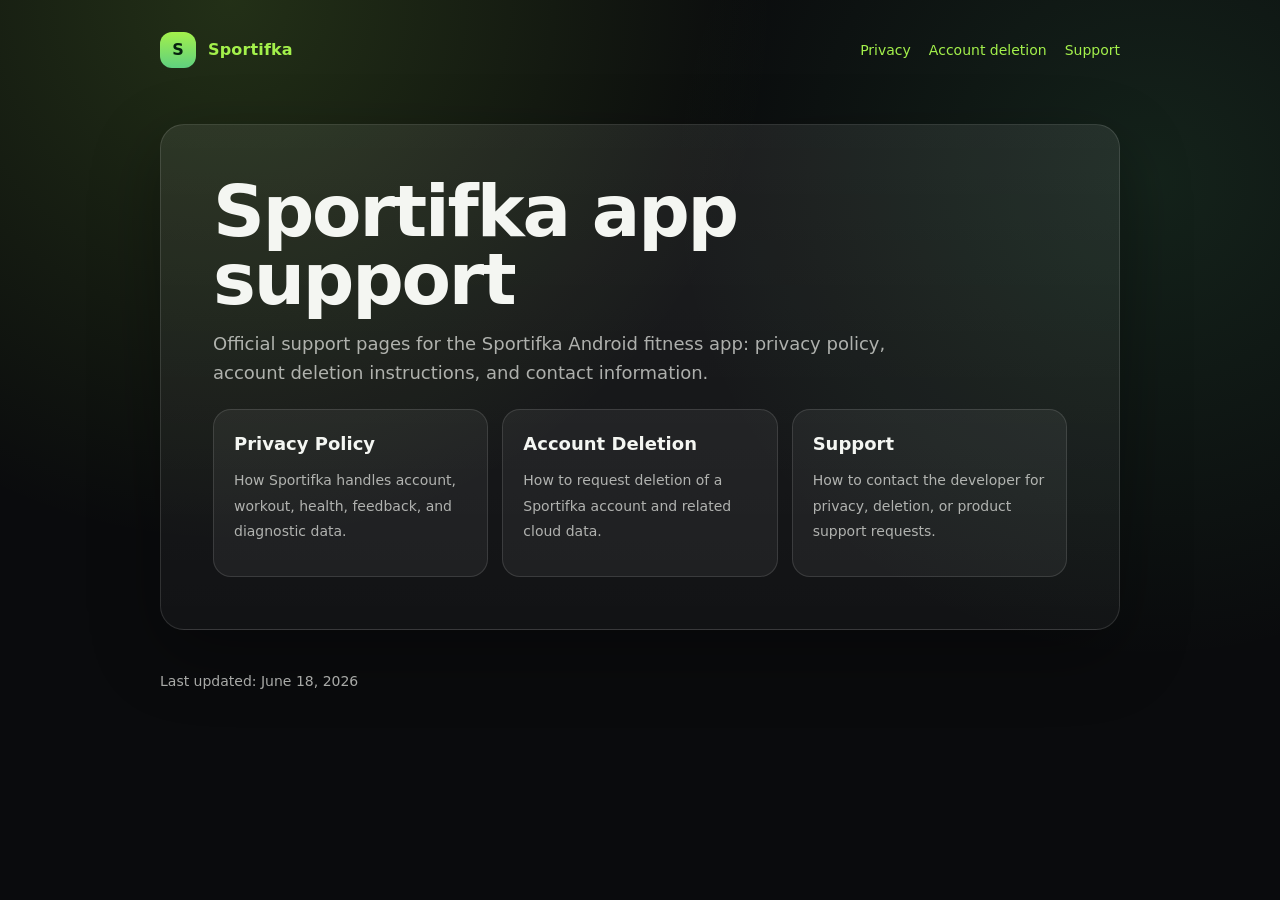
<file: docs/index.html>
<!doctype html>
<html lang="en">
  <head>
    <meta charset="utf-8">
    <meta name="viewport" content="width=device-width, initial-scale=1">
    <title>Sportifka Support</title>
    <meta name="description" content="Support, privacy policy, and account deletion information for the Sportifka Android app.">
    <link rel="stylesheet" href="styles.css">
  </head>
  <body>
    <main class="wrap">
      <header class="topbar">
        <a class="brand" href="index.html" aria-label="Sportifka home">
          <span class="mark">S</span>
          <span>Sportifka</span>
        </a>
        <nav aria-label="Main navigation">
          <a href="privacy.html">Privacy</a>
          <a href="delete-account.html">Account deletion</a>
          <a href="support.html">Support</a>
        </nav>
      </header>

      <section class="hero">
        <h1>Sportifka app support</h1>
        <p class="lead">
          Official support pages for the Sportifka Android fitness app: privacy policy,
          account deletion instructions, and contact information.
        </p>
        <div class="cards" aria-label="Support links">
          <a class="card" href="privacy.html">
            <strong>Privacy Policy</strong>
            <span>How Sportifka handles account, workout, health, feedback, and diagnostic data.</span>
          </a>
          <a class="card" href="delete-account.html">
            <strong>Account Deletion</strong>
            <span>How to request deletion of a Sportifka account and related cloud data.</span>
          </a>
          <a class="card" href="support.html">
            <strong>Support</strong>
            <span>How to contact the developer for privacy, deletion, or product support requests.</span>
          </a>
        </div>
      </section>

      <footer>
        <p>Last updated: June 18, 2026</p>
      </footer>
    </main>
  </body>
</html>
</file>
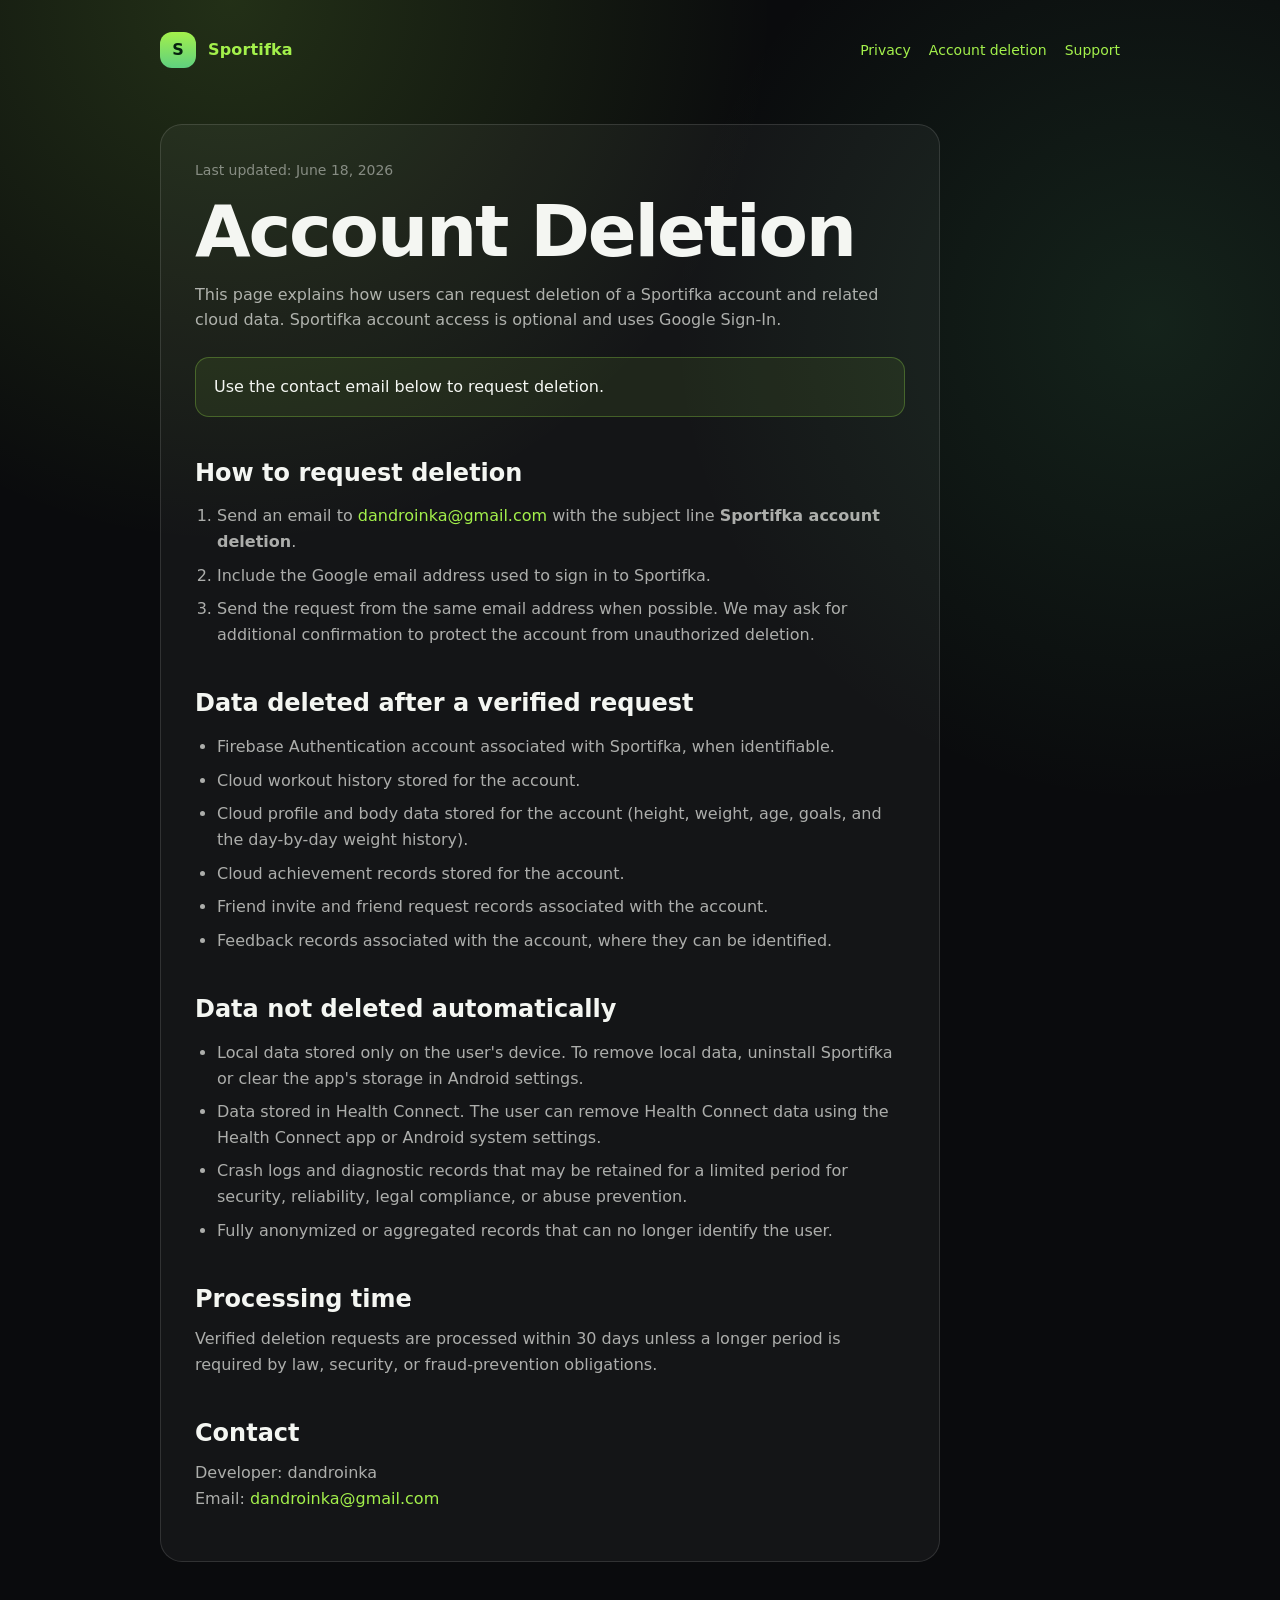
<file: docs/delete-account.html>
<!doctype html>
<html lang="en">
  <head>
    <meta charset="utf-8">
    <meta name="viewport" content="width=device-width, initial-scale=1">
    <title>Sportifka Account Deletion</title>
    <meta name="description" content="Request deletion of a Sportifka account and related data.">
    <link rel="stylesheet" href="styles.css">
  </head>
  <body>
    <main class="wrap">
      <header class="topbar">
        <a class="brand" href="index.html" aria-label="Sportifka home">
          <span class="mark">S</span>
          <span>Sportifka</span>
        </a>
        <nav aria-label="Main navigation">
          <a href="privacy.html">Privacy</a>
          <a href="delete-account.html">Account deletion</a>
          <a href="support.html">Support</a>
        </nav>
      </header>

      <article class="content">
        <p class="meta">Last updated: June 18, 2026</p>
        <h1>Account Deletion</h1>
        <p>
          This page explains how users can request deletion of a Sportifka account and related cloud
          data. Sportifka account access is optional and uses Google Sign-In.
        </p>

        <div class="note">
          Use the contact email below to request deletion.
        </div>

        <h2>How to request deletion</h2>
        <ol>
          <li>
            Send an email to <a href="mailto:dandroinka@gmail.com">dandroinka@gmail.com</a> with the
            subject line <strong>Sportifka account deletion</strong>.
          </li>
          <li>
            Include the Google email address used to sign in to Sportifka.
          </li>
          <li>
            Send the request from the same email address when possible. We may ask for additional
            confirmation to protect the account from unauthorized deletion.
          </li>
        </ol>

        <h2>Data deleted after a verified request</h2>
        <ul>
          <li>Firebase Authentication account associated with Sportifka, when identifiable.</li>
          <li>Cloud workout history stored for the account.</li>
          <li>Cloud profile and body data stored for the account (height, weight, age, goals, and the day-by-day weight history).</li>
          <li>Cloud achievement records stored for the account.</li>
          <li>Friend invite and friend request records associated with the account.</li>
          <li>Feedback records associated with the account, where they can be identified.</li>
        </ul>

        <h2>Data not deleted automatically</h2>
        <ul>
          <li>
            Local data stored only on the user's device. To remove local data, uninstall Sportifka
            or clear the app's storage in Android settings.
          </li>
          <li>
            Data stored in Health Connect. The user can remove Health Connect data using the Health
            Connect app or Android system settings.
          </li>
          <li>
            Crash logs and diagnostic records that may be retained for a limited period for security,
            reliability, legal compliance, or abuse prevention.
          </li>
          <li>Fully anonymized or aggregated records that can no longer identify the user.</li>
        </ul>

        <h2>Processing time</h2>
        <p>
          Verified deletion requests are processed within 30 days unless a longer period is required
          by law, security, or fraud-prevention obligations.
        </p>

        <h2>Contact</h2>
        <p>
          Developer: dandroinka<br>
          Email: <a href="mailto:dandroinka@gmail.com">dandroinka@gmail.com</a>
        </p>
      </article>
    </main>
  </body>
</html>
</file>
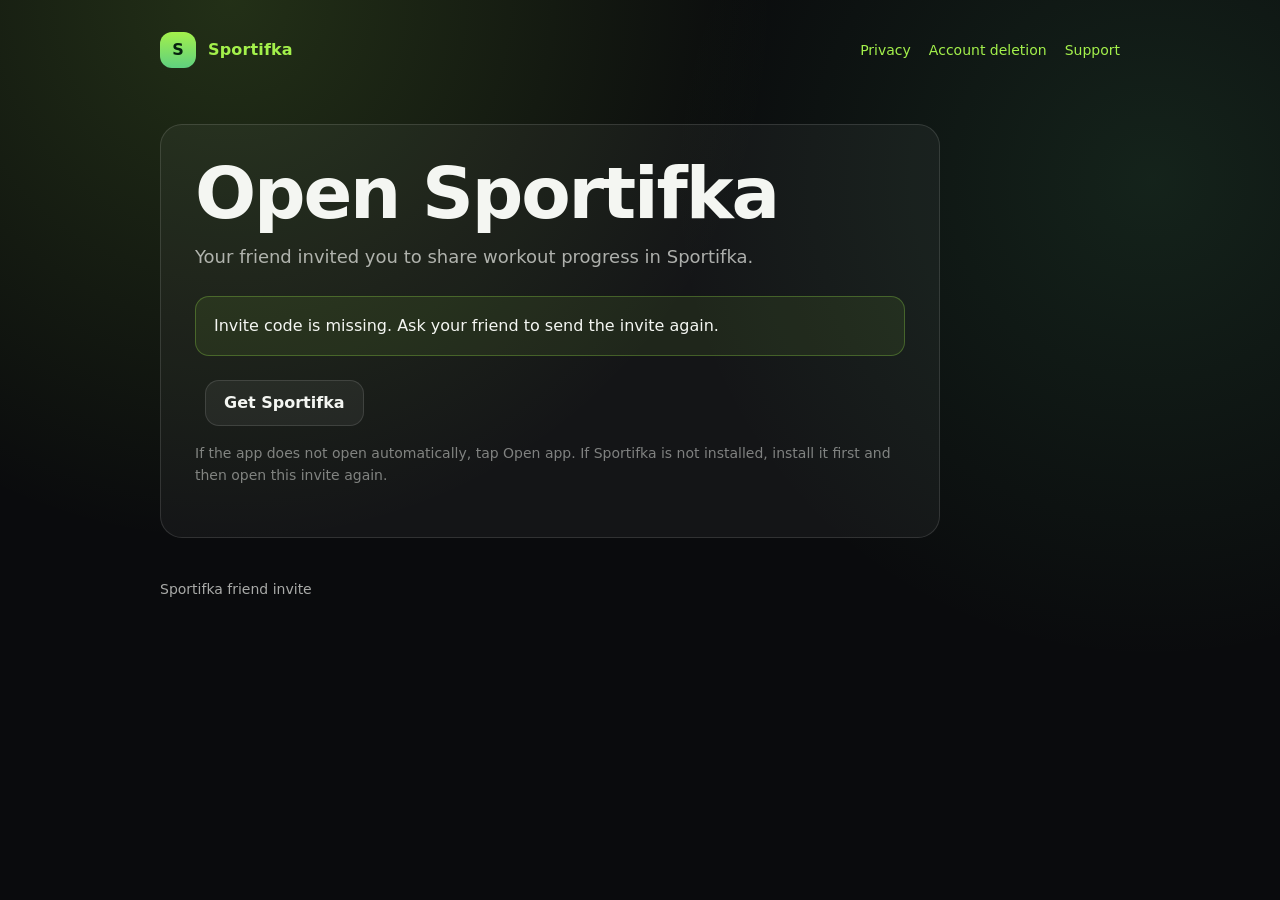
<file: docs/invite.html>
<!doctype html>
<html lang="en">
  <head>
    <meta charset="utf-8">
    <meta name="viewport" content="width=device-width, initial-scale=1">
    <title>Sportifka Invite</title>
    <meta name="description" content="Open a Sportifka friend invite.">
    <link rel="stylesheet" href="styles.css">
  </head>
  <body>
    <main class="wrap">
      <header class="topbar">
        <a class="brand" href="index.html" aria-label="Sportifka home">
          <span class="mark">S</span>
          <span>Sportifka</span>
        </a>
        <nav aria-label="Main navigation">
          <a href="privacy.html">Privacy</a>
          <a href="delete-account.html">Account deletion</a>
          <a href="support.html">Support</a>
        </nav>
      </header>

      <section class="content">
        <h1>Open Sportifka</h1>
        <p class="lead">Your friend invited you to share workout progress in Sportifka.</p>
        <p id="invite-code" class="note">Preparing invite...</p>
        <p>
          <a id="open-app" class="button-link" href="#">Open app</a>
          <a class="button-link secondary" href="https://play.google.com/store/apps/details?id=com.dandroinka.pushaper">Get Sportifka</a>
        </p>
        <p class="meta">
          If the app does not open automatically, tap Open app. If Sportifka is not installed,
          install it first and then open this invite again.
        </p>
      </section>

      <footer>
        <p>Sportifka friend invite</p>
      </footer>
    </main>

    <script>
      const params = new URLSearchParams(window.location.search);
      const rawCode = params.get("code") || "";
      const code = rawCode.replace(/[^a-zA-Z0-9_-]/g, "").slice(0, 64);
      const deepLink = `sportifka://invite?code=${encodeURIComponent(code)}`;
      const codeEl = document.getElementById("invite-code");
      const openApp = document.getElementById("open-app");

      if (code) {
        codeEl.textContent = `Invite code: ${code}`;
        openApp.href = deepLink;
        window.setTimeout(() => {
          window.location.href = deepLink;
        }, 300);
      } else {
        codeEl.textContent = "Invite code is missing. Ask your friend to send the invite again.";
        openApp.style.display = "none";
      }
    </script>
  </body>
</html>
</file>
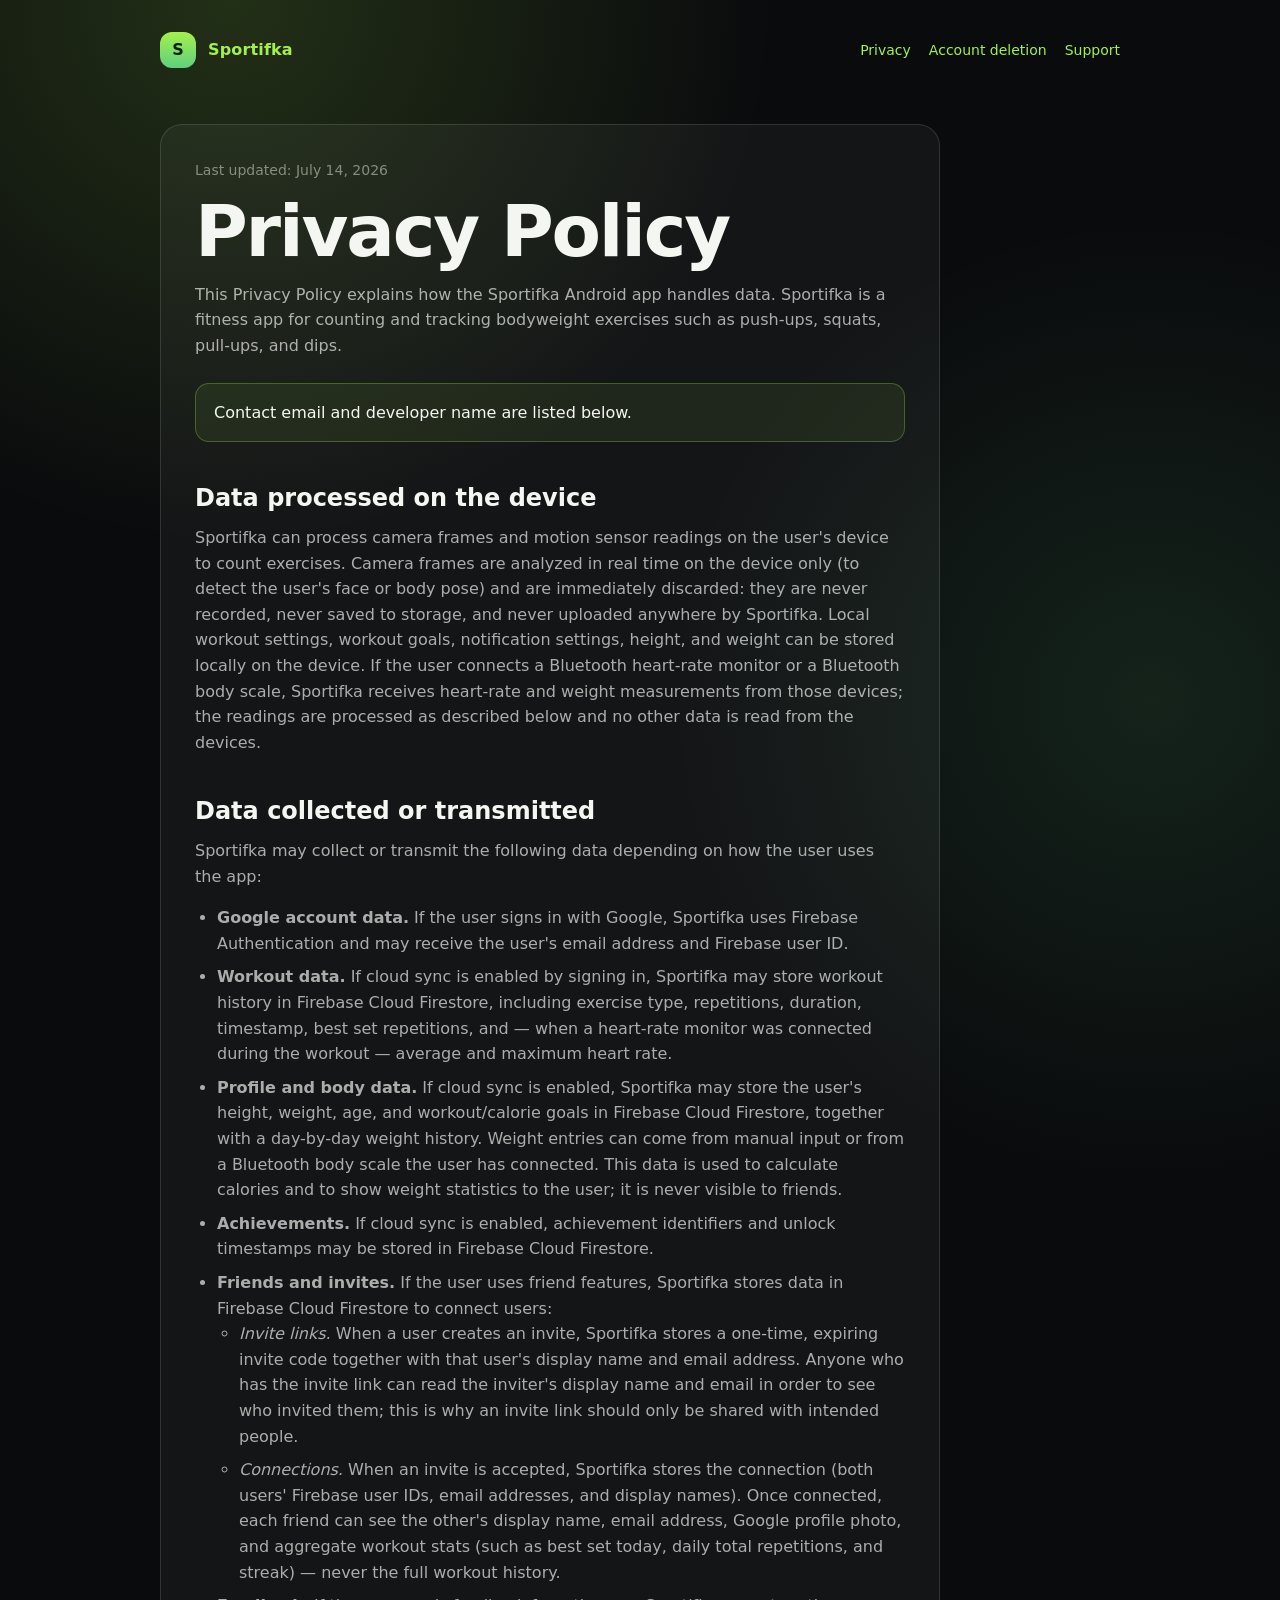
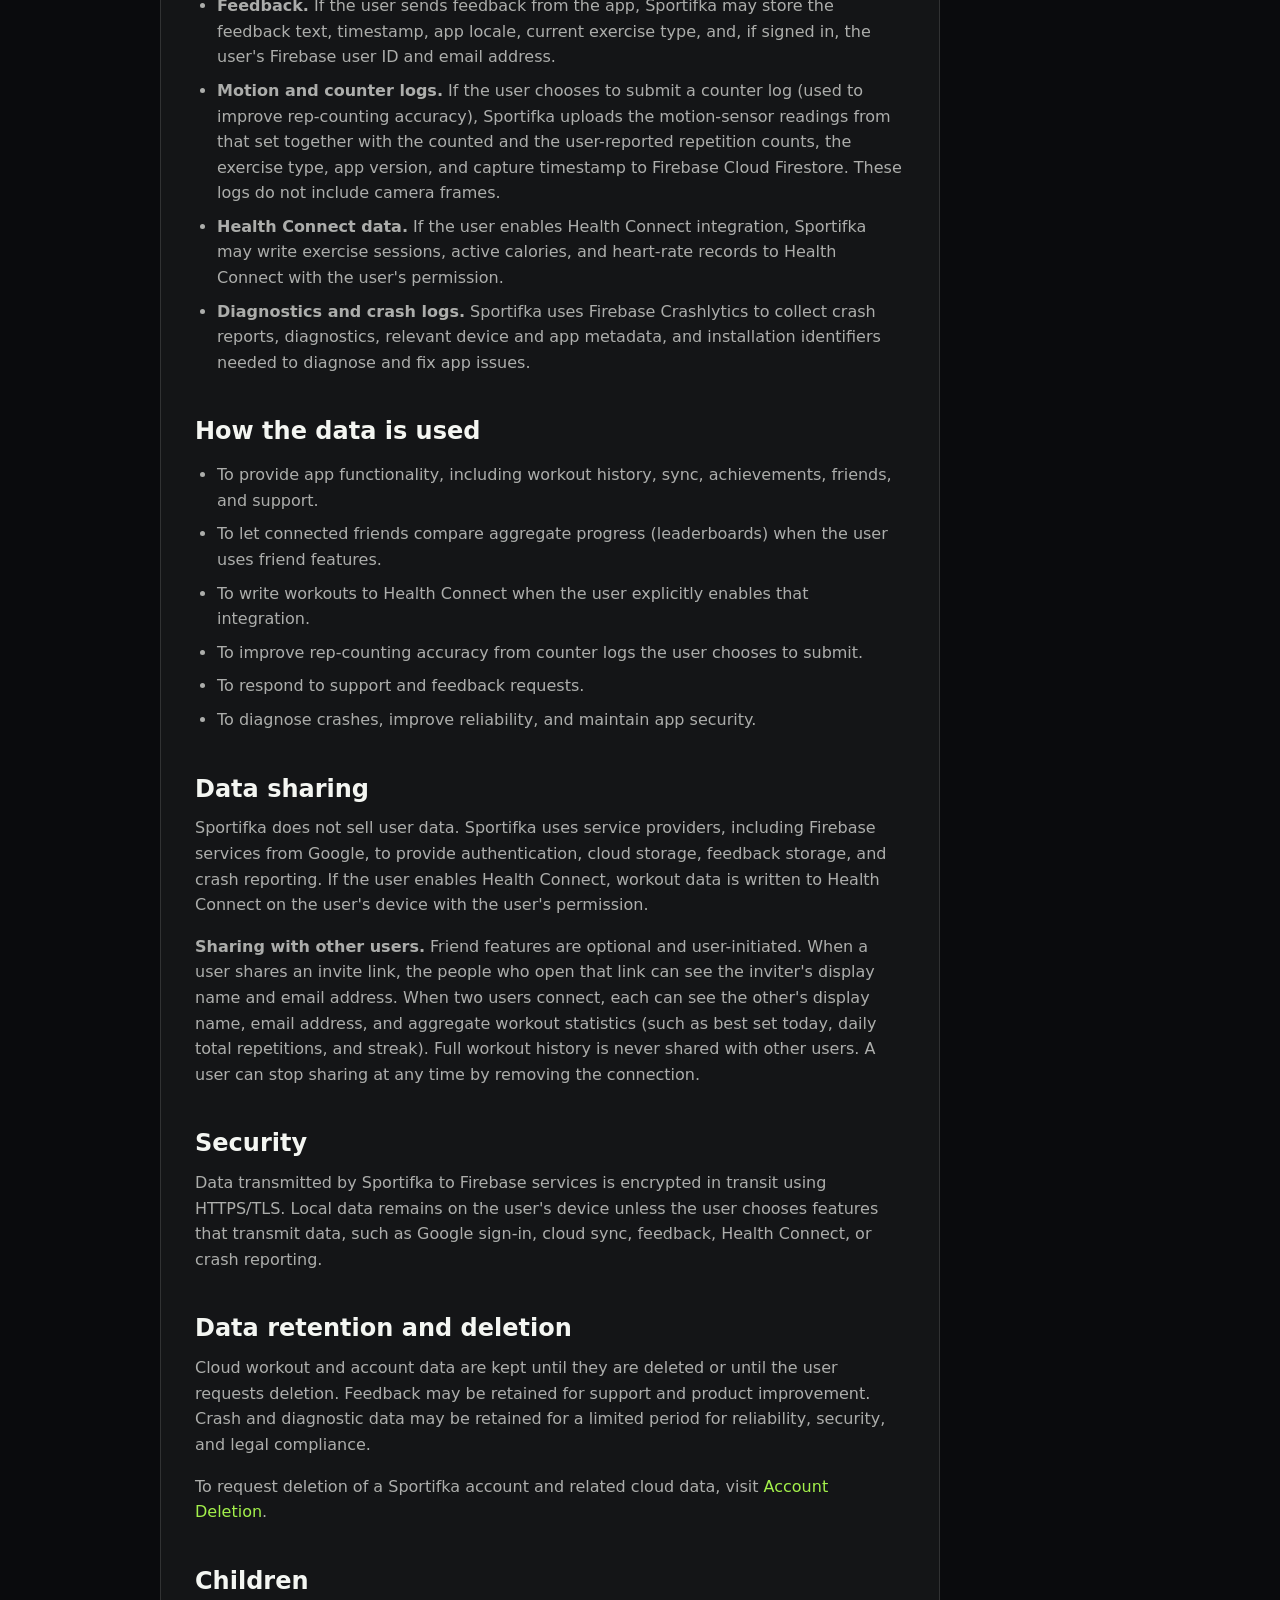
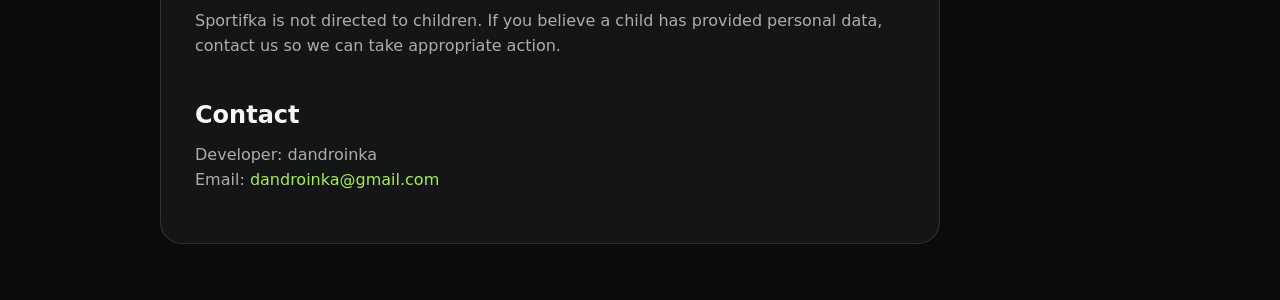
<file: docs/privacy.html>
<!doctype html>
<html lang="en">
  <head>
    <meta charset="utf-8">
    <meta name="viewport" content="width=device-width, initial-scale=1">
    <title>Sportifka Privacy Policy</title>
    <meta name="description" content="Privacy Policy for the Sportifka Android fitness app.">
    <link rel="stylesheet" href="styles.css">
  </head>
  <body>
    <main class="wrap">
      <header class="topbar">
        <a class="brand" href="index.html" aria-label="Sportifka home">
          <span class="mark">S</span>
          <span>Sportifka</span>
        </a>
        <nav aria-label="Main navigation">
          <a href="privacy.html">Privacy</a>
          <a href="delete-account.html">Account deletion</a>
          <a href="support.html">Support</a>
        </nav>
      </header>

      <article class="content">
        <p class="meta">Last updated: July 14, 2026</p>
        <h1>Privacy Policy</h1>
        <p>
          This Privacy Policy explains how the Sportifka Android app handles data. Sportifka is a
          fitness app for counting and tracking bodyweight exercises such as push-ups, squats,
          pull-ups, and dips.
        </p>

        <div class="note">
          Contact email and developer name are listed below.
        </div>

        <h2>Data processed on the device</h2>
        <p>
          Sportifka can process camera frames and motion sensor readings on the user's device to
          count exercises. Camera frames are analyzed in real time on the device only (to detect
          the user's face or body pose) and are immediately discarded: they are never recorded,
          never saved to storage, and never uploaded anywhere by Sportifka. Local workout settings,
          workout goals, notification settings, height, and weight can be stored locally on the
          device. If the user connects a Bluetooth heart-rate monitor or a Bluetooth body scale,
          Sportifka receives heart-rate and weight measurements from those devices; the readings
          are processed as described below and no other data is read from the devices.
        </p>

        <h2>Data collected or transmitted</h2>
        <p>Sportifka may collect or transmit the following data depending on how the user uses the app:</p>
        <ul>
          <li>
            <strong>Google account data.</strong> If the user signs in with Google, Sportifka uses
            Firebase Authentication and may receive the user's email address and Firebase user ID.
          </li>
          <li>
            <strong>Workout data.</strong> If cloud sync is enabled by signing in, Sportifka may
            store workout history in Firebase Cloud Firestore, including exercise type, repetitions,
            duration, timestamp, best set repetitions, and — when a heart-rate monitor was connected
            during the workout — average and maximum heart rate.
          </li>
          <li>
            <strong>Profile and body data.</strong> If cloud sync is enabled, Sportifka may store
            the user's height, weight, age, and workout/calorie goals in Firebase Cloud Firestore,
            together with a day-by-day weight history. Weight entries can come from manual input or
            from a Bluetooth body scale the user has connected. This data is used to calculate
            calories and to show weight statistics to the user; it is never visible to friends.
          </li>
          <li>
            <strong>Achievements.</strong> If cloud sync is enabled, achievement identifiers and
            unlock timestamps may be stored in Firebase Cloud Firestore.
          </li>
          <li>
            <strong>Friends and invites.</strong> If the user uses friend features, Sportifka stores
            data in Firebase Cloud Firestore to connect users:
            <ul>
              <li>
                <em>Invite links.</em> When a user creates an invite, Sportifka stores a one-time,
                expiring invite code together with that user's display name and email address. Anyone
                who has the invite link can read the inviter's display name and email in order to see
                who invited them; this is why an invite link should only be shared with intended people.
              </li>
              <li>
                <em>Connections.</em> When an invite is accepted, Sportifka stores the connection
                (both users' Firebase user IDs, email addresses, and display names). Once connected,
                each friend can see the other's display name, email address, Google profile photo,
                and aggregate workout stats (such as best set today, daily total repetitions, and
                streak) — never the full workout history.
              </li>
            </ul>
          </li>
          <li>
            <strong>Feedback.</strong> If the user sends feedback from the app, Sportifka may store
            the feedback text, timestamp, app locale, current exercise type, and, if signed in, the
            user's Firebase user ID and email address.
          </li>
          <li>
            <strong>Motion and counter logs.</strong> If the user chooses to submit a counter log
            (used to improve rep-counting accuracy), Sportifka uploads the motion-sensor readings from
            that set together with the counted and the user-reported repetition counts, the exercise
            type, app version, and capture timestamp to Firebase Cloud Firestore. These logs do not
            include camera frames.
          </li>
          <li>
            <strong>Health Connect data.</strong> If the user enables Health Connect integration,
            Sportifka may write exercise sessions, active calories, and heart-rate records to
            Health Connect with the user's permission.
          </li>
          <li>
            <strong>Diagnostics and crash logs.</strong> Sportifka uses Firebase Crashlytics to
            collect crash reports, diagnostics, relevant device and app metadata, and installation
            identifiers needed to diagnose and fix app issues.
          </li>
        </ul>

        <h2>How the data is used</h2>
        <ul>
          <li>To provide app functionality, including workout history, sync, achievements, friends, and support.</li>
          <li>To let connected friends compare aggregate progress (leaderboards) when the user uses friend features.</li>
          <li>To write workouts to Health Connect when the user explicitly enables that integration.</li>
          <li>To improve rep-counting accuracy from counter logs the user chooses to submit.</li>
          <li>To respond to support and feedback requests.</li>
          <li>To diagnose crashes, improve reliability, and maintain app security.</li>
        </ul>

        <h2>Data sharing</h2>
        <p>
          Sportifka does not sell user data. Sportifka uses service providers, including Firebase
          services from Google, to provide authentication, cloud storage, feedback storage, and crash
          reporting. If the user enables Health Connect, workout data is written to Health Connect
          on the user's device with the user's permission.
        </p>
        <p>
          <strong>Sharing with other users.</strong> Friend features are optional and user-initiated.
          When a user shares an invite link, the people who open that link can see the inviter's
          display name and email address. When two users connect, each can see the other's display
          name, email address, and aggregate workout statistics (such as best set today, daily total
          repetitions, and streak). Full workout history is never shared with other users. A user can
          stop sharing at any time by removing the connection.
        </p>

        <h2>Security</h2>
        <p>
          Data transmitted by Sportifka to Firebase services is encrypted in transit using HTTPS/TLS.
          Local data remains on the user's device unless the user chooses features that transmit data,
          such as Google sign-in, cloud sync, feedback, Health Connect, or crash reporting.
        </p>

        <h2>Data retention and deletion</h2>
        <p>
          Cloud workout and account data are kept until they are deleted or until the user requests
          deletion. Feedback may be retained for support and product improvement. Crash and diagnostic
          data may be retained for a limited period for reliability, security, and legal compliance.
        </p>
        <p>
          To request deletion of a Sportifka account and related cloud data, visit
          <a href="delete-account.html">Account Deletion</a>.
        </p>

        <h2>Children</h2>
        <p>
          Sportifka is not directed to children. If you believe a child has provided personal data,
          contact us so we can take appropriate action.
        </p>

        <h2>Contact</h2>
        <p>
          Developer: dandroinka<br>
          Email: <a href="mailto:dandroinka@gmail.com">dandroinka@gmail.com</a>
        </p>
      </article>
    </main>
  </body>
</html>
</file>
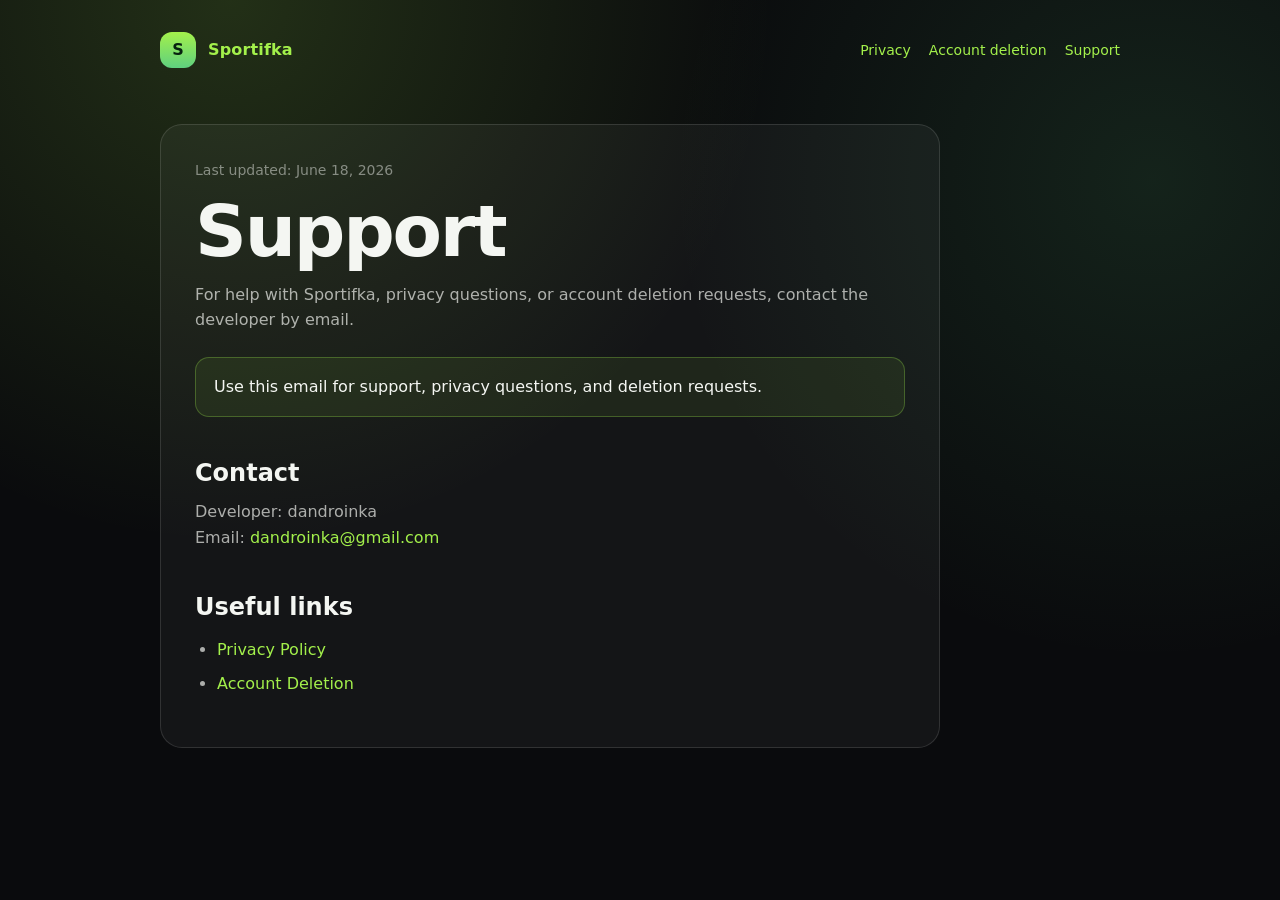
<file: docs/support.html>
<!doctype html>
<html lang="en">
  <head>
    <meta charset="utf-8">
    <meta name="viewport" content="width=device-width, initial-scale=1">
    <title>Sportifka Support</title>
    <meta name="description" content="Contact and support information for the Sportifka Android app.">
    <link rel="stylesheet" href="styles.css">
  </head>
  <body>
    <main class="wrap">
      <header class="topbar">
        <a class="brand" href="index.html" aria-label="Sportifka home">
          <span class="mark">S</span>
          <span>Sportifka</span>
        </a>
        <nav aria-label="Main navigation">
          <a href="privacy.html">Privacy</a>
          <a href="delete-account.html">Account deletion</a>
          <a href="support.html">Support</a>
        </nav>
      </header>

      <article class="content">
        <p class="meta">Last updated: June 18, 2026</p>
        <h1>Support</h1>
        <p>
          For help with Sportifka, privacy questions, or account deletion requests, contact the
          developer by email.
        </p>

        <div class="note">
          Use this email for support, privacy questions, and deletion requests.
        </div>

        <h2>Contact</h2>
        <p>
          Developer: dandroinka<br>
          Email: <a href="mailto:dandroinka@gmail.com">dandroinka@gmail.com</a>
        </p>

        <h2>Useful links</h2>
        <ul>
          <li><a href="privacy.html">Privacy Policy</a></li>
          <li><a href="delete-account.html">Account Deletion</a></li>
        </ul>
      </article>
    </main>
  </body>
</html>
</file>
<file: docs/styles.css>
:root {
  color-scheme: dark;
  --bg: #0a0b0d;
  --panel: rgba(255, 255, 255, 0.055);
  --panel-strong: rgba(255, 255, 255, 0.09);
  --text: #f4f6f2;
  --muted: rgba(244, 246, 242, 0.68);
  --faint: rgba(244, 246, 242, 0.48);
  --line: rgba(255, 255, 255, 0.12);
  --lime: #a3f04b;
  --green: #5fd07f;
  --on-primary: #06210f;
}

* {
  box-sizing: border-box;
}

body {
  margin: 0;
  min-height: 100vh;
  background:
    radial-gradient(circle at 18% 0%, rgba(163, 240, 75, 0.16), transparent 34rem),
    radial-gradient(circle at 90% 20%, rgba(95, 208, 127, 0.12), transparent 30rem),
    var(--bg);
  color: var(--text);
  font-family: Inter, ui-sans-serif, system-ui, -apple-system, BlinkMacSystemFont, "Segoe UI", sans-serif;
  line-height: 1.6;
}

a {
  color: var(--lime);
  text-decoration: none;
}

a:hover {
  text-decoration: underline;
}

.wrap {
  width: min(960px, calc(100% - 32px));
  margin: 0 auto;
  padding: 32px 0 56px;
}

.topbar {
  display: flex;
  align-items: center;
  justify-content: space-between;
  gap: 16px;
  margin-bottom: 56px;
}

.brand {
  display: flex;
  align-items: center;
  gap: 12px;
  font-weight: 800;
  letter-spacing: 0.01em;
}

.mark {
  width: 36px;
  height: 36px;
  border-radius: 12px;
  background: linear-gradient(180deg, var(--lime), var(--green));
  color: var(--on-primary);
  display: grid;
  place-items: center;
  font-weight: 900;
}

nav {
  display: flex;
  align-items: center;
  gap: 18px;
  flex-wrap: wrap;
  color: var(--muted);
  font-size: 14px;
}

.hero {
  padding: 52px;
  border: 1px solid var(--line);
  border-radius: 24px;
  background: linear-gradient(180deg, rgba(255, 255, 255, 0.08), rgba(255, 255, 255, 0.035));
  box-shadow: 0 24px 70px rgba(0, 0, 0, 0.32);
}

h1 {
  margin: 0 0 16px;
  max-width: 760px;
  font-size: clamp(36px, 8vw, 72px);
  line-height: 0.95;
  letter-spacing: -0.03em;
}

h2 {
  margin: 42px 0 12px;
  font-size: 24px;
  line-height: 1.2;
}

h3 {
  margin: 28px 0 8px;
  font-size: 18px;
}

p {
  margin: 0 0 16px;
  color: var(--muted);
}

ul, ol {
  color: var(--muted);
  padding-left: 22px;
}

li + li {
  margin-top: 8px;
}

.lead {
  max-width: 720px;
  font-size: 18px;
}

.cards {
  display: grid;
  grid-template-columns: repeat(3, minmax(0, 1fr));
  gap: 14px;
  margin-top: 22px;
}

.card {
  display: block;
  min-height: 168px;
  padding: 20px;
  border: 1px solid var(--line);
  border-radius: 18px;
  background: var(--panel);
  color: var(--text);
}

.card:hover {
  background: var(--panel-strong);
  text-decoration: none;
}

.card strong {
  display: block;
  margin-bottom: 8px;
  font-size: 18px;
}

.card span {
  color: var(--muted);
  font-size: 14px;
}

.content {
  max-width: 780px;
  padding: 34px;
  border: 1px solid var(--line);
  border-radius: 22px;
  background: rgba(255, 255, 255, 0.045);
}

.note {
  margin: 24px 0;
  padding: 16px 18px;
  border: 1px solid rgba(163, 240, 75, 0.28);
  border-radius: 14px;
  background: rgba(163, 240, 75, 0.08);
  color: var(--text);
}

.button-link {
  display: inline-flex;
  align-items: center;
  justify-content: center;
  min-height: 46px;
  padding: 0 18px;
  border-radius: 14px;
  background: linear-gradient(180deg, var(--lime), var(--green));
  color: var(--on-primary);
  font-weight: 800;
}

.button-link:hover {
  text-decoration: none;
}

.button-link.secondary {
  margin-left: 10px;
  border: 1px solid var(--line);
  background: var(--panel);
  color: var(--text);
}

.placeholder {
  display: inline-block;
  padding: 1px 7px;
  border-radius: 8px;
  background: rgba(255, 255, 255, 0.12);
  color: #ffffff;
  font-family: ui-monospace, SFMono-Regular, Menlo, Consolas, monospace;
  font-size: 0.95em;
}

.meta {
  color: var(--faint);
  font-size: 14px;
}

footer {
  margin-top: 40px;
  color: var(--faint);
  font-size: 14px;
}

@media (max-width: 760px) {
  .topbar {
    align-items: flex-start;
    flex-direction: column;
    margin-bottom: 32px;
  }

  .hero,
  .content {
    padding: 24px;
    border-radius: 20px;
  }

  .cards {
    grid-template-columns: 1fr;
  }
}
</file>
